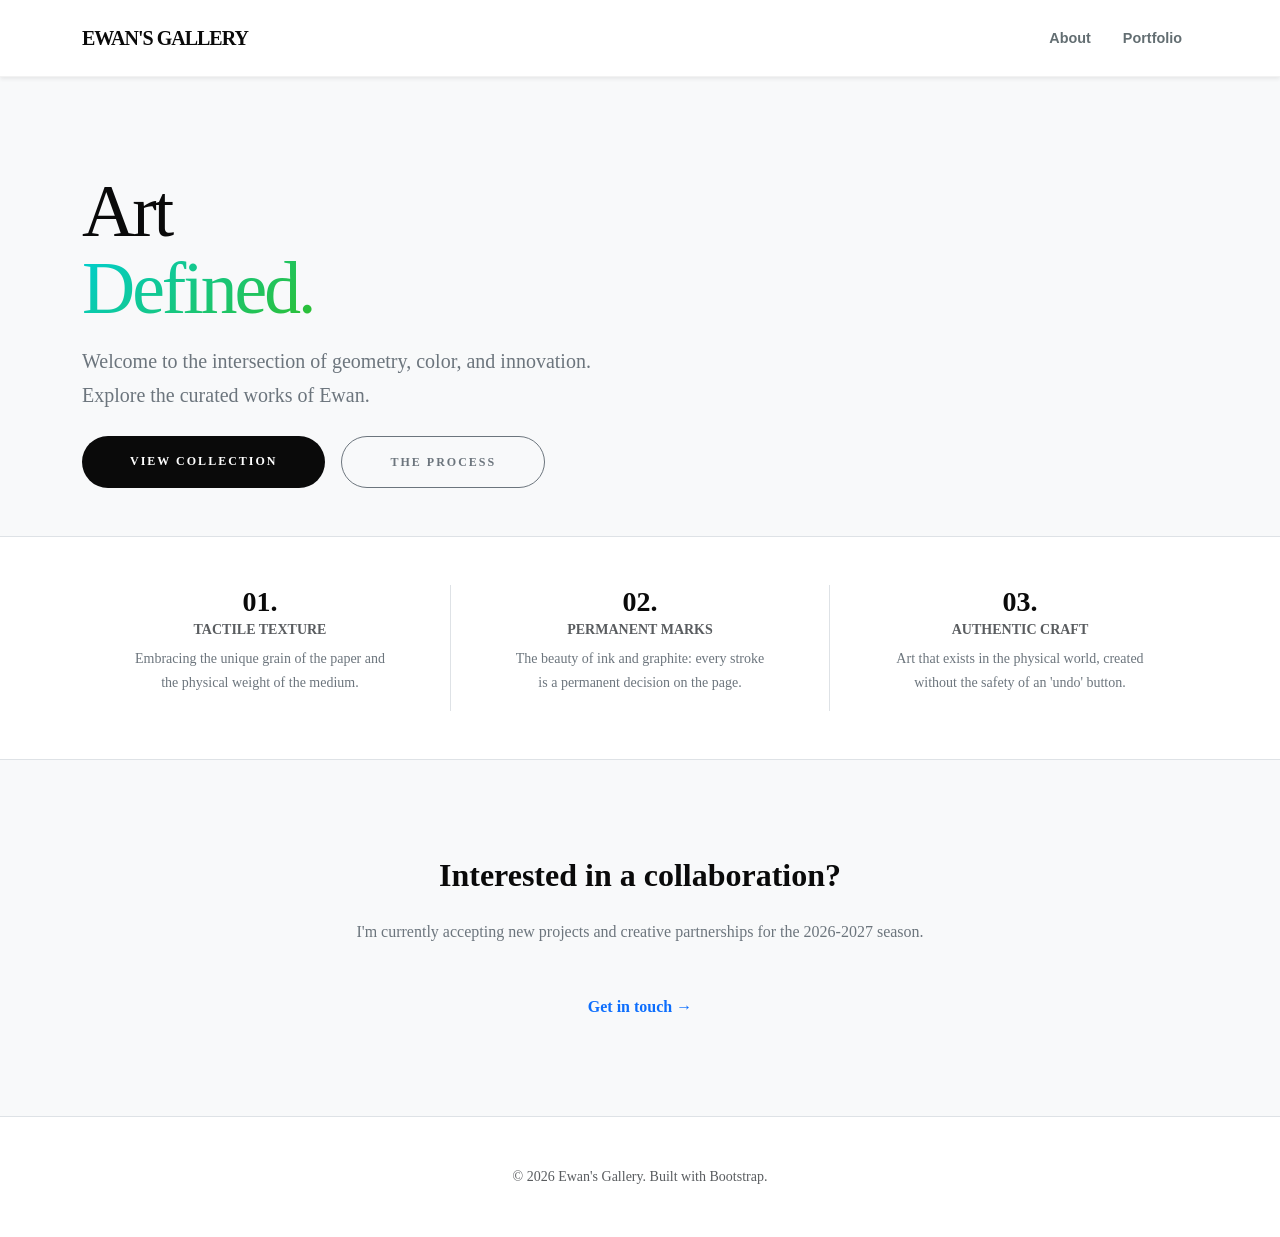
<file: index.html>
<!DOCTYPE html>
<html lang="en">
<head>
    <meta charset="UTF-8">
    <meta name="viewport" content="width=device-width, initial-scale=1.0">
    <title>Ewan's Gallery | Home</title>
    
    <link href="https://cdn.jsdelivr.net/npm/bootstrap@5.3.0/dist/css/bootstrap.min.css" rel="stylesheet">
    <link rel="stylesheet" href="https://cdnjs.cloudflare.com/ajax/libs/animate.css/4.1.1/animate.min.css">
    <link rel="stylesheet" href="style.css">
    <link rel="stylesheet" href="https://cdnjs.cloudflare.com/ajax/libs/font-awesome/6.4.0/css/all.min.css">
    <link href="https://fonts.googleapis.com/css2?family=Plus+Jakarta+Sans:wght@400;600;800&family=Inter:wght@400;500&display=swap" rel="stylesheet">
</head>
<body class="bg-light">

<nav class="navbar navbar-expand-lg navbar-light bg-white py-3 sticky-top shadow-sm animate__animated animate__fadeInDown">
    <div class="container">
        <a class="navbar-brand fw-bold text-uppercase tracking-tight" href="index.html">Ewan's Gallery</a>
        <button class="navbar-toggler border-0 shadow-none" type="button" data-bs-toggle="collapse" data-bs-target="#navbarNav" aria-controls="navbarNav" aria-expanded="false" aria-label="Toggle navigation">
            <span class="navbar-toggler-icon"></span>
        </button>
        <div class="collapse navbar-collapse" id="navbarNav">
            <ul class="navbar-nav ms-auto text-center text-lg-start align-items-center">
                <li class="nav-item"><a class="nav-link px-lg-3" href="about.html">About</a></li>
                <li class="nav-item"><a class="nav-link px-lg-3" href="portfolio.html">Portfolio</a></li>
            </ul>
        </div>
    </div>
</nav>

<main id="main-content">
    <header class="py-5 mt-lg-5 animate__animated animate__fadeInUp">
        <div class="container">
            <div class="row align-items-center g-5">
                <div class="col-lg-6 text-center text-lg-start">
                    <h1 class="display-1 fw-black mb-3"> Art <br><span class="text-gradient-custom">Defined.</span></h1>
                    <p class="lead text-secondary mb-4">Welcome to the intersection of geometry, color, and innovation. Explore the curated works of Ewan.</p>
                    <div class="d-grid d-sm-flex justify-content-center justify-content-lg-start gap-3">
                        <a href="portfolio.html" class="btn btn-dark btn-lg px-5 py-3 rounded-pill fw-bold">View Collection</a>
                        <a href="about.html" class="btn btn-outline-secondary btn-lg px-5 py-3 rounded-pill fw-bold">The Process</a>
                    </div>
                </div>
                </div>
        </div>
    </header>

    <section class="py-5 bg-white border-top border-bottom animate__animated animate__fadeIn animate__delay-1s">
        <div class="container">
            <div class="row text-center g-4">
                <div class="col-md-4">
                    <h2 class="fw-bold mb-1 h3">01.</h2>
                    <h3 class="text-uppercase tracking-widest small fw-bold text-muted">Tactile Texture</h3>
                    <p class="text-secondary small px-lg-5">Embracing the unique grain of the paper and the physical weight of the medium.</p>
                </div>
                <div class="col-md-4 border-start border-end">
                    <h2 class="fw-bold mb-1 h3">02.</h2>
                    <h3 class="text-uppercase tracking-widest small fw-bold text-muted">Permanent Marks</h3>
                    <p class="text-secondary small px-lg-5">The beauty of ink and graphite: every stroke is a permanent decision on the page.</p>
                </div>
                <div class="col-md-4">
                    <h2 class="fw-bold mb-1 h3">03.</h2>
                    <h3 class="text-uppercase tracking-widest small fw-bold text-muted">Authentic Craft</h3>
                    <p class="text-secondary small px-lg-5">Art that exists in the physical world, created without the safety of an 'undo' button.</p>
                </div>
            </div>
        </div>
    </section>

    <section class="py-5 text-center animate__animated animate__fadeIn animate__delay-2s">
        <div class="container py-lg-5">
            <h2 class="fw-bold mb-4">Interested in a collaboration?</h2>
            <p class="text-secondary mb-5 mx-auto" style="max-width: 600px;">I'm currently accepting new projects and creative partnerships for the 2026-2027 season.</p>
            <a href="mailto:noreply@ewansgallery.com" class="text-decoration-none fw-bold text-primary">Get in touch &rarr;</a>
        </div>
    </section>
</main>

<footer class="py-5 bg-white border-top">
    <div class="container text-center">
        <p class="text-muted mb-0 small">&copy; 2026 Ewan's Gallery. Built with Bootstrap.</p>
    </div>
</footer>

<script src="https://cdn.jsdelivr.net/npm/bootstrap@5.3.0/dist/js/bootstrap.bundle.min.js"></script>
</body>
</html>
</file>
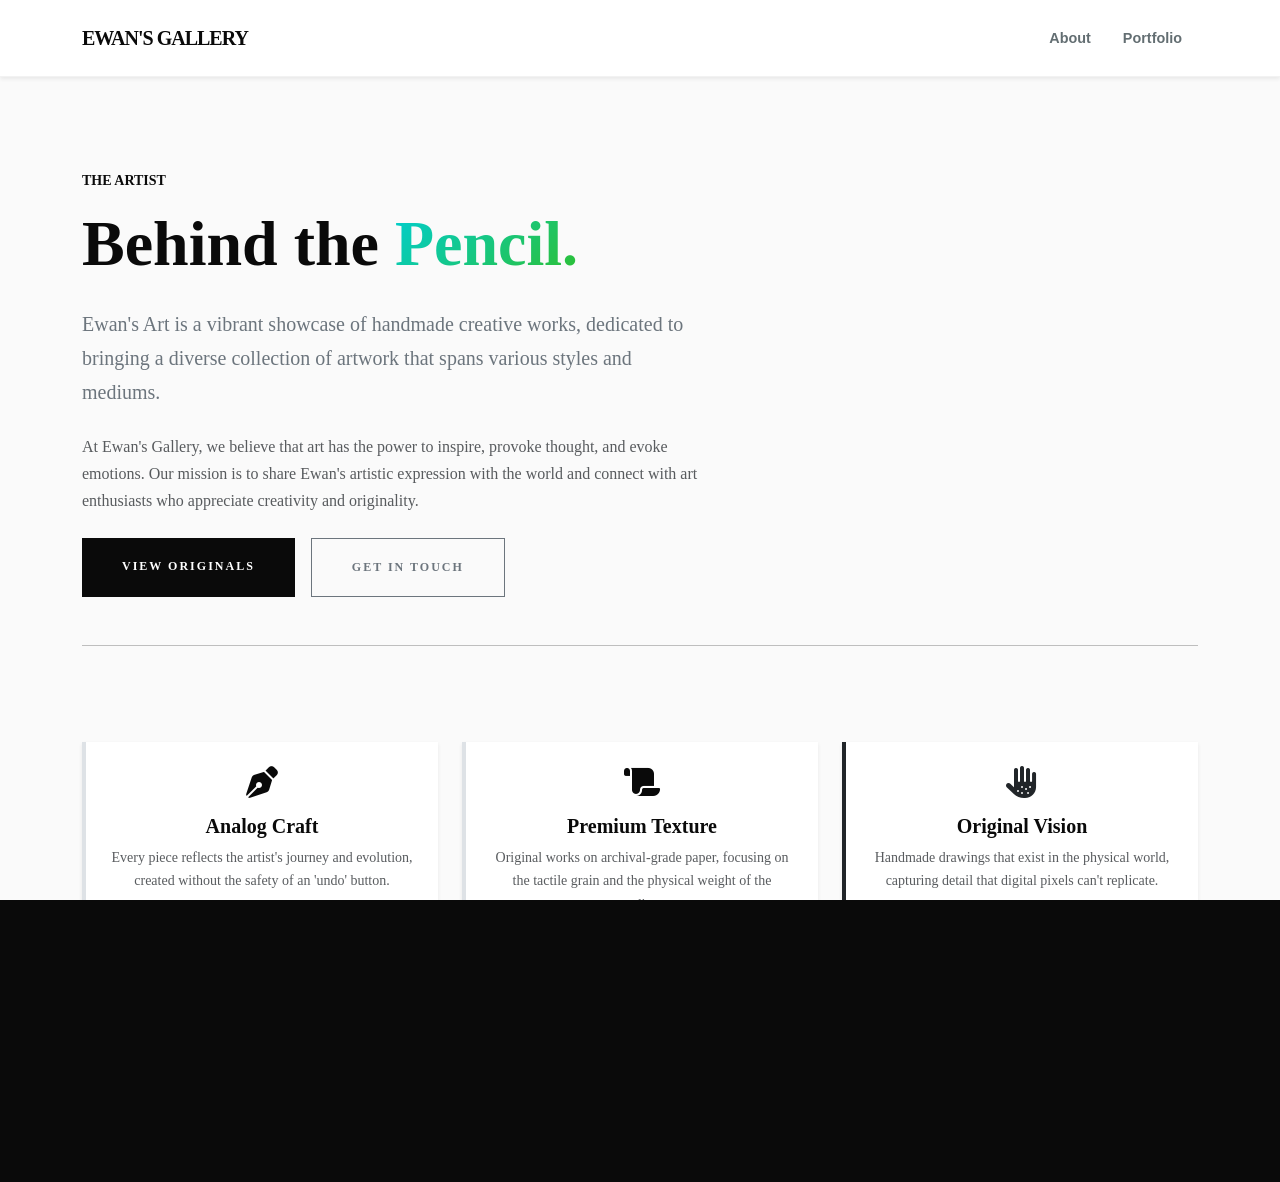
<file: about.html>
<!DOCTYPE html>
<html lang="en">
<head>
    <meta charset="UTF-8">
    <meta name="viewport" content="width=device-width, initial-scale=1.0">
    <title>Ewan's Gallery | About the Artist</title>
    
    <link href="https://cdn.jsdelivr.net/npm/bootstrap@5.3.0/dist/css/bootstrap.min.css" rel="stylesheet">
<link rel="stylesheet" href="https://cdnjs.cloudflare.com/ajax/libs/animate.css/4.1.1/animate.min.css"/>
    <link rel="stylesheet" href="style.css">
    <link rel="stylesheet" href="https://cdnjs.cloudflare.com/ajax/libs/font-awesome/6.4.0/css/all.min.css">
    <link href="https://fonts.googleapis.com/css2?family=Plus+Jakarta+Sans:wght@400;600;800&family=Inter:wght@400;500&display=swap" rel="stylesheet">
</head>
<body>

<div class="page-transition-overlay"></div>

<nav class="navbar navbar-expand-lg navbar-light bg-white py-3 sticky-top shadow-sm animate__animated animate__fadeInDown">
    <div class="container">
        <a class="navbar-brand fw-bold text-uppercase" href="index.html">Ewan's Gallery</a>
        <button class="navbar-toggler border-0 shadow-none" type="button" data-bs-toggle="collapse" data-bs-target="#navbarNav">
            <span class="navbar-toggler-icon"></span>
        </button>
        <div class="collapse navbar-collapse" id="navbarNav">
            <ul class="navbar-nav ms-auto text-center text-lg-start align-items-center">
                <li class="nav-item"><a class="nav-link px-lg-3 active" href="about.html">About</a></li>
                <li class="nav-item"><a class="nav-link px-lg-3" href="portfolio.html">Portfolio</a></li>
            </ul>
        </div>
    </div>
</nav>

<main class="py-5 mt-lg-5">
    <div class="container">
        <div class="row align-items-center g-5 mb-5">
            <div class="col-lg-7 order-1 order-lg-2 animate__animated animate__fadeIn">
                <h6 class="text-uppercase tracking-widest text-green fw-bold mb-3 small">The Artist</h6>
                <h1 class="display-3 fw-bold mb-4">Behind the <span class="text-gradient-custom">Pencil.</span></h1>
                <p class="lead text-secondary mb-4">Ewan's Art is a vibrant showcase of handmade creative works, dedicated to bringing a diverse collection of artwork that spans various styles and mediums.</p>
                <p class="text-muted mb-4">At Ewan's Gallery, we believe that art has the power to inspire, provoke thought, and evoke emotions. Our mission is to share Ewan's artistic expression with the world and connect with art enthusiasts who appreciate creativity and originality.</p>
                <div class="d-flex gap-3 mt-4">
                    <a href="portfolio.html" class="btn btn-dark">View Originals</a>
                    <a href="mailto:noreply@ewansgallery.com" class="btn btn-outline-secondary">Get in Touch</a>
                </div>
            </div>
        </div>

        <hr class="my-5 opacity-5">

        <div class="row g-4 text-center py-5">
            <div class="col-md-4 animate__animated animate__fadeInUp">
                <div class="p-4 border-start border-cyan border-4 bg-white shadow-sm h-100 transition-hover">
                    <i class="fa-solid fa-pen-nib fa-2x mb-3 text-cyan"></i>
                    <h5 class="fw-bold mb-2">Analog Craft</h5>
                    <p class="small text-muted mb-0">Every piece reflects the artist's journey and evolution, created without the safety of an 'undo' button.</p>
                </div>
            </div>
            <div class="col-md-4 animate__animated animate__fadeInUp animate__delay-1s">
                <div class="p-4 border-start border-green border-4 bg-white shadow-sm h-100 transition-hover">
                    <i class="fa-solid fa-scroll fa-2x mb-3 text-green"></i>
                    <h5 class="fw-bold mb-2">Premium Texture</h5>
                    <p class="small text-muted mb-0">Original works on archival-grade paper, focusing on the tactile grain and the physical weight of the medium.</p>
                </div>
            </div>
            <div class="col-md-4 animate__animated animate__fadeInUp animate__delay-2s">
                <div class="p-4 border-start border-dark border-4 bg-white shadow-sm h-100 transition-hover">
                    <i class="fa-solid fa-hand-dots fa-2x mb-3 text-dark"></i>
                    <h5 class="fw-bold mb-2">Original Vision</h5>
                    <p class="small text-muted mb-0">Handmade drawings that exist in the physical world, capturing detail that digital pixels can't replicate.</p>
                </div>
            </div>
        </div>
    </div>
</main>

<footer class="py-5 bg-white border-top">
    <div class="container text-center">
        <div class="mb-4">
        </div>
        <p class="text-muted mb-0 small">&copy; 2026 Ewan's Gallery. Built with Bootstrap & Handmade Soul.</p>
    </div>
</footer>

<script src="https://cdn.jsdelivr.net/npm/bootstrap@5.3.0/dist/js/bootstrap.bundle.min.js"></script>
</body>
</html>
</file>
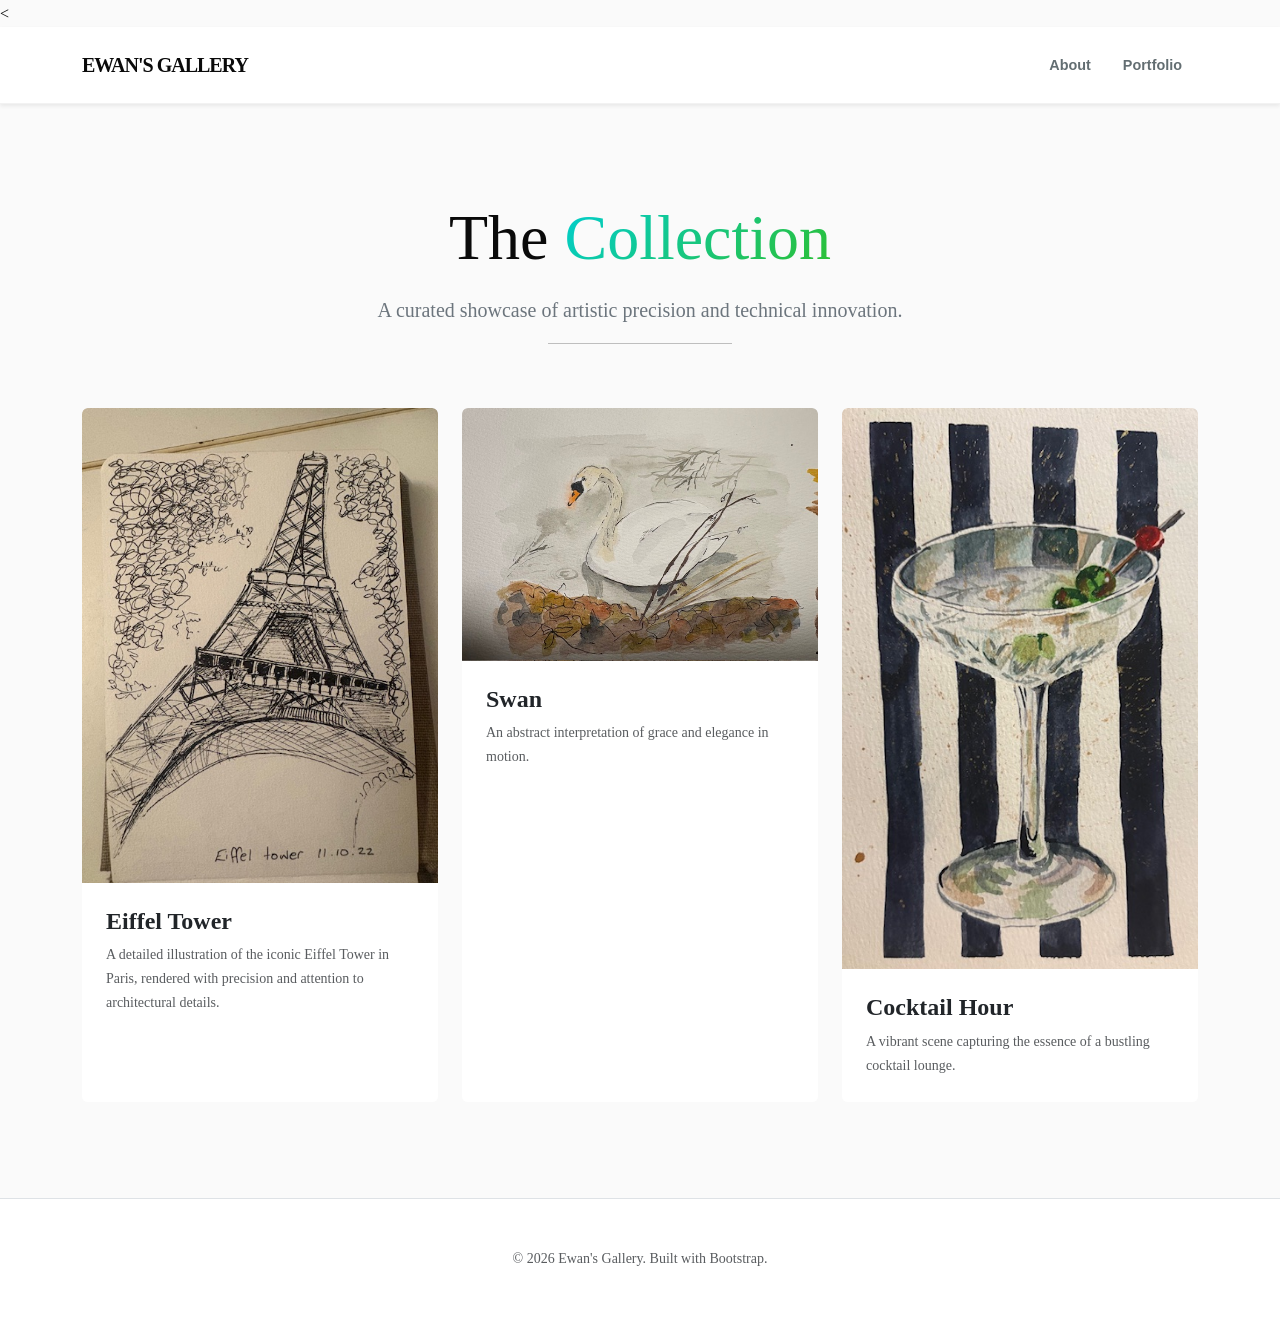
<file: portfolio.html>
<<!DOCTYPE html>
<html lang="en">
<head>
    <meta charset="UTF-8">
    <meta name="viewport" content="width=device-width, initial-scale=1.0">
    <title>Ewan's Gallery | Portfolio</title>
    
    <link href="https://cdn.jsdelivr.net/npm/bootstrap@5.3.0/dist/css/bootstrap.min.css" rel="stylesheet">
    <link rel="stylesheet" href="https://cdnjs.cloudflare.com/ajax/libs/animate.css/4.1.1/animate.min.css"/>
    <link rel="stylesheet" href="style.css">
    <link rel="stylesheet" href="https://cdnjs.cloudflare.com/ajax/libs/font-awesome/6.4.0/css/all.min.css">
    <link href="https://fonts.googleapis.com/css2?family=Plus+Jakarta+Sans:wght@400;600;800&family=Inter:wght@400;500&display=swap" rel="stylesheet">

</head>
<body>

<nav class="navbar navbar-expand-lg navbar-light bg-white py-3 sticky-top shadow-sm">
    <div class="container">
        <a class="navbar-brand fw-bold text-uppercase tracking-tight" href="index.html">Ewan's Gallery</a>
        <button class="navbar-toggler border-0 shadow-none" type="button" data-bs-toggle="collapse" data-bs-target="#navbarNav">
            <span class="navbar-toggler-icon"></span>
        </button>
        <div class="collapse navbar-collapse" id="navbarNav">
            <ul class="navbar-nav ms-auto text-center text-lg-start">
                <li class="nav-item"><a class="nav-link px-lg-3" href="about.html">About</a></li>
                <li class="nav-item"><a class="nav-link active px-lg-3" href="portfolio.html">Portfolio</a></li>
            </ul>
        </div>
    </div>
</nav>

<section class="py-5 mt-lg-5">
    <div class="container">
        <header class="row justify-content-center mb-5">
            <div class="col-lg-8 text-center">
                <h2 class="display-3 fw-black mb-3">The <span class="text-gradient-custom">Collection</span></h2>
                <p class="lead text-secondary">A curated showcase of artistic precision and technical innovation.</p>
                <hr class="w-25 mx-auto opacity-25">
            </div>
        </header>

        <div class="row g-4 justify-content-center">
            
            <div class="col-sm-11 col-md-6 col-lg-4">
                <article class="card h-100 border-0 shadow-hover overflow-hidden transition-base">
                    <div class="img-zoom-container bg-light">
                        <img src="tower.jpeg" class="card-img-top" alt="Eiffel Tower">
                    </div>
                    <div class="card-body p-4 bg-white">
                        <span class="badge bg-soft-cyan text-primary mb-2"></span>
                        <h4 class="fw-bold mb-2">Eiffel Tower</h4>
                        <p class="card-text text-muted small">A detailed illustration of the iconic Eiffel Tower in Paris, rendered with precision and attention to architectural details.</p>
                    </div>
                </article>
            </div>

            <div class="col-sm-11 col-md-6 col-lg-4">
                <article class="card h-100 border-0 shadow-hover overflow-hidden transition-base">
                    <div class="img-zoom-container bg-light">
                        <img src="swan.jpeg" class="card-img-top" alt="Prism Flow">
                    </div>
                    <div class="card-body p-4 bg-white">
                        <span class="badge bg-soft-green text-success mb-2"></span>
                        <h4 class="fw-bold mb-2">Swan</h4>
                        <p class="card-text text-muted small">An abstract interpretation of grace and elegance in motion.</p>
                    </div>
                </article>
            </div>

            <div class="col-sm-11 col-md-6 col-lg-4">
                <article class="card h-100 border-0 shadow-hover overflow-hidden transition-base">
                    <div class="img-zoom-container bg-light">
                        <img src="cocktail.jpeg" class="card-img-top" alt="Cocktail Hour">
                    </div>
                    <div class="card-body p-4 bg-white">
                        <span class="badge bg-soft-purple text-dark mb-2"></span>
                        <h4 class="fw-bold mb-2">Cocktail Hour</h4>
                        <p class="card-text text-muted small">A vibrant scene capturing the essence of a bustling cocktail lounge.</p>
                    </div>
                </article>
            </div>

            </div>
    </div>
</section>

<footer class="py-5 bg-white border-top mt-5">
    <div class="container text-center">
        <p class="text-muted mb-0 small">&copy; 2026 Ewan's Gallery. Built with Bootstrap.</p>
    </div>
</footer>

<script src="https://cdn.jsdelivr.net/npm/bootstrap@5.3.0/dist/js/bootstrap.bundle.min.js"></script>
</body>
</html>
</file>
<file: style.css>
/* Master Stylesheet: Ewan's Handmade Gallery 
    Theme: Analog Soul x Digital Vibrancy
    Colors: Cyan, Green, Black, Grey
*/

/* 1. GLOBAL CONFIG & LIBRARIES */
@import url('https://cdnjs.cloudflare.com/ajax/libs/animate.css/4.1.1/animate.min.css');

:root {
    /* Your Core Palette */
    --cyan-accent: #00ced1;
    --green-accent: #2ebf2e;
    --deep-black: #0a0a0a;
    --soft-grey: #636e72;
    --paper-white: #fafafa;
    
    /* UI Polish */
    --glass-shadow: 0 8px 32px 0 rgba(0, 0, 0, 0.08);
    --transition-smooth: all 0.5s cubic-bezier(0.165, 0.84, 0.44, 1);
}

/* 2. BASE TYPOGRAPHY (Handmade Focus) */
body {
    /* System Serif for that professional gallery catalog feel */
    font-family: -apple-system, "Segoe UI", "Georgia", serif;
    color: var(--deep-black);
    background-color: var(--paper-white);
    line-height: 1.7;
    -webkit-font-smoothing: antialiased;
    overflow-x: hidden;
}

h1, h2, .navbar-brand {
    font-family: "Georgia", Times, serif;
    font-weight: 800;
}

/* 3. PROFESSIONAL NAVIGATION */
.navbar {
    transition: var(--transition-smooth);
    border-bottom: 1px solid rgba(0,0,0,0.05);
    background-color: rgba(255, 255, 255, 0.98) !important;
    backdrop-filter: blur(10px);
    z-index: 1050;
}

.navbar-brand {
    letter-spacing: -1px;
    text-transform: uppercase;
    color: var(--deep-black) !important;
}

.nav-link {
    font-family: -apple-system, sans-serif; /* San-serif for UI elements */
    font-weight: 600;
    font-size: 0.9rem;
    color: var(--soft-grey) !important;
    transition: var(--transition-smooth);
}

.nav-link:hover {
    color: var(--cyan-accent) !important;
}

/* 4. HERO SECTION (Custom Breakpoints) */
.text-gradient-custom {
    background: linear-gradient(135deg, var(--cyan-accent) 0%, var(--green-accent) 100%);
    background-clip: text;
    -webkit-background-clip: text;
    -webkit-text-fill-color: transparent;
    display: inline-block;
}

h1.display-1 {
    font-size: calc(3rem + 2vw); /* Fluid typography */
    letter-spacing: -3px;
    line-height: 1.05;
}

@media (max-width: 768px) {
    h1.display-1 { font-size: 3.5rem; }
}

/* 5. CUSTOM COMPONENT: THE ART CARD (Beyond Bootstrap) */
.art-card {
    position: relative;
    border: 1px solid rgba(0,0,0,0.05);
    background: #ffffff;
    padding: 12px; /* Physical "Matte" frame effect */
    transition: var(--transition-smooth);
    border-radius: 2px; /* Sharper corners for frames */
}

.art-card:hover {
    transform: translateY(-10px);
    box-shadow: 0 20px 40px rgba(0,0,0,0.1);
    border-color: var(--cyan-accent);
}

.art-card .card-img-top {
    filter: grayscale(10%);
    transition: filter 0.4s ease;
}

.art-card:hover .card-img-top {
    filter: grayscale(0%);
}

/* 6. BUTTONS (Customized Defaults) */
.btn {
    border-radius: 0; /* Boxy gallery style */
    text-transform: uppercase;
    letter-spacing: 2px;
    font-size: 0.75rem;
    font-weight: 700;
    padding: 1.2rem 2.5rem;
    transition: var(--transition-smooth);
}

.btn-dark {
    background-color: var(--deep-black);
    border: none;
}

.btn-dark:hover {
    background-color: var(--cyan-accent);
    color: var(--deep-black);
    transform: translateY(-3px);
}

/* 7. PAGE TRANSITION OVERLAY */
.page-transition-overlay {
    position: fixed;
    top: 0; left: 0;
    width: 100%; height: 100%;
    background: var(--deep-black);
    z-index: 9999;
    pointer-events: none;
    transform: translateY(100%);
    transition: transform 0.6s cubic-bezier(0.77, 0, 0.175, 1);
}

.is-transitioning .page-transition-overlay {
    transform: translateY(0%);
}
</file>
